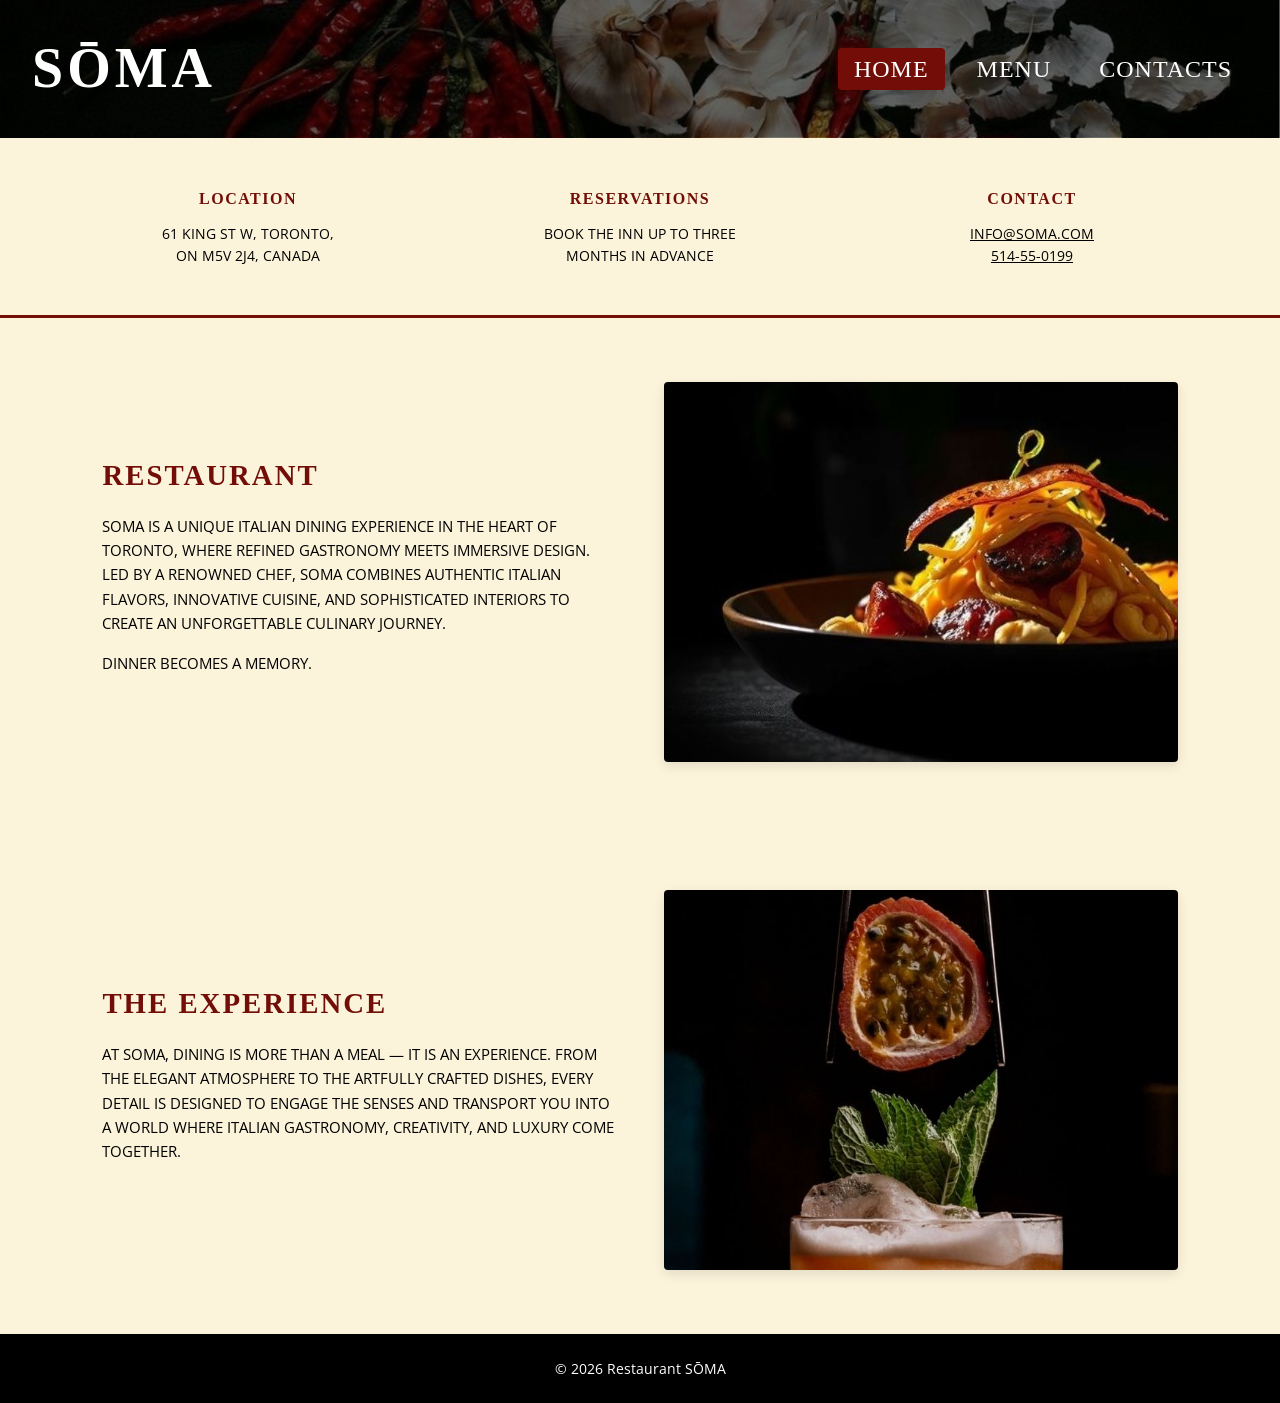
<file: index.html>
<!DOCTYPE html>
<html lang="fr">
<head>
    <meta charset="UTF-8">
    <meta name="viewport" content="width=device-width, initial-scale=1.0">
    <title>SŌMA Restaurant</title>
    <link rel="stylesheet" href="style.css">
</head>
<body>
<!-- En-tête principal avec logo et navigation -->
<header class="header1">
    <a class="logo" href="index.html">SŌMA</a>
    <nav>
        <ul class="menu">
            <li><a href="index.html" class="actif" aria-current="page">HOME</a></li>
            <li><a href="menu.html">MENU</a></li>
            <li><a href="contact.html">CONTACTS</a></li>
        </ul>
    </nav>
</header>

<main>
    <!-- Section informations rapides -->
    <section class="infos-section">
        <div class="infos-colonnes">
            <h2>LOCATION</h2>
            <p>61 KING ST W, TORONTO,<br> ON M5V 2J4, CANADA</p>
        </div>
        <div class="infos-colonnes">
            <h2>RESERVATIONS</h2>
            <p>BOOK THE INN UP TO THREE<br>MONTHS IN ADVANCE</p>
        </div>
        <div class="infos-colonnes">
            <h2>CONTACT</h2>
            <p>
                <a href="mailto:info@soma.com">INFO@SOMA.COM</a><br>
                <a href="tel:514550199">514-55-0199</a>
            </p>
        </div>
    </section>

    <!-- Presentation 1 : Restaurant -->
    <section class="features-section">
        <div class="presentation">
            <h2>RESTAURANT</h2>
            <p>
                SOMA IS A UNIQUE ITALIAN DINING EXPERIENCE IN THE HEART OF TORONTO,
                WHERE REFINED GASTRONOMY MEETS IMMERSIVE DESIGN. LED BY A RENOWNED CHEF,
                SOMA COMBINES AUTHENTIC ITALIAN FLAVORS, INNOVATIVE CUISINE, AND
                SOPHISTICATED INTERIORS TO CREATE AN UNFORGETTABLE CULINARY JOURNEY.
            </p>
            <p><strong>DINNER BECOMES A MEMORY.</strong></p>
        </div>
        <div class="feature-image">
            <img src="img/spaghettis.jpg" alt="Spaghettis"/>
        </div>
    </section>

    <!-- Presentation 2 : L'expérience (inversée) -->
    <section class="feature-row">
        <div class="feature-image">
            <img src="img/cocktails.jpg" alt="Cocktails"/>
        </div>
        <div class="presentation">
            <h2>THE EXPERIENCE</h2>
            <p>
                AT SOMA, DINING IS MORE THAN A MEAL — IT IS AN EXPERIENCE.
                FROM THE ELEGANT ATMOSPHERE TO THE ARTFULLY CRAFTED DISHES,
                EVERY DETAIL IS DESIGNED TO ENGAGE THE SENSES AND TRANSPORT YOU
                INTO A WORLD WHERE ITALIAN GASTRONOMY, CREATIVITY, AND LUXURY COME TOGETHER.
            </p>
        </div>
    </section>
</main>

<footer>
    <p>© 2026 Restaurant SŌMA</p>
</footer>
</body>
</html>
</file>
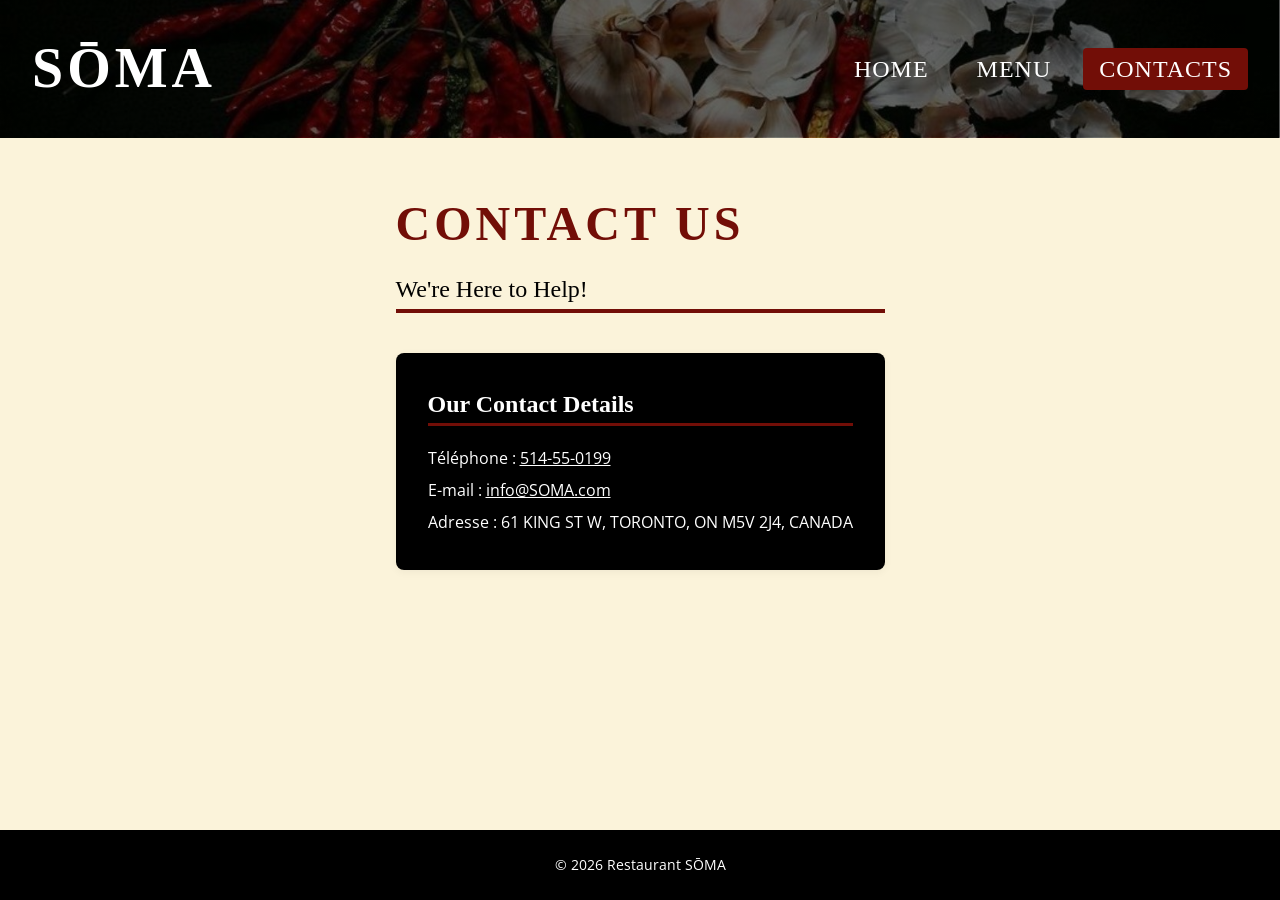
<file: contact.html>
<!DOCTYPE html>
<html lang="en">
<head>
    <meta charset="UTF-8">
    <meta name="viewport" content="width=device-width, initial-scale=1.0">
    <title>Contact - SŌMA Restaurant</title>
    <link rel="stylesheet" href="style.css">
</head>
<body>
<header class="header1">
    <a class="logo" href="index.html">SŌMA</a>
    <nav>
        <ul class="menu">
            <li><a href="index.html">HOME</a></li>
            <li><a href="menu.html">MENU</a></li>
            <li><a href="contact.html" class="actif" aria-current="page">CONTACTS</a></li>
        </ul>
    </nav>
</header>

<main class="page-container">
    <div class="page-header">
        <h1>CONTACT US</h1>
        <p>We're Here to Help!</p>
    </div>

    <div class="contact-card">
        <h2>Our Contact Details</h2>
        <p>
            <strong>Téléphone :</strong> <a href="tel:514550199">514-55-0199</a><br>
            <strong>E-mail :</strong> <a href="mailto:info@soma.com">info@SOMA.com</a><br>
            <strong>Adresse :</strong> 61 KING ST W, TORONTO, ON M5V 2J4, CANADA
        </p>
    </div>
</main>

<footer>
    <p>© 2026 Restaurant SŌMA</p>
</footer>
</body>
</html>
</file>
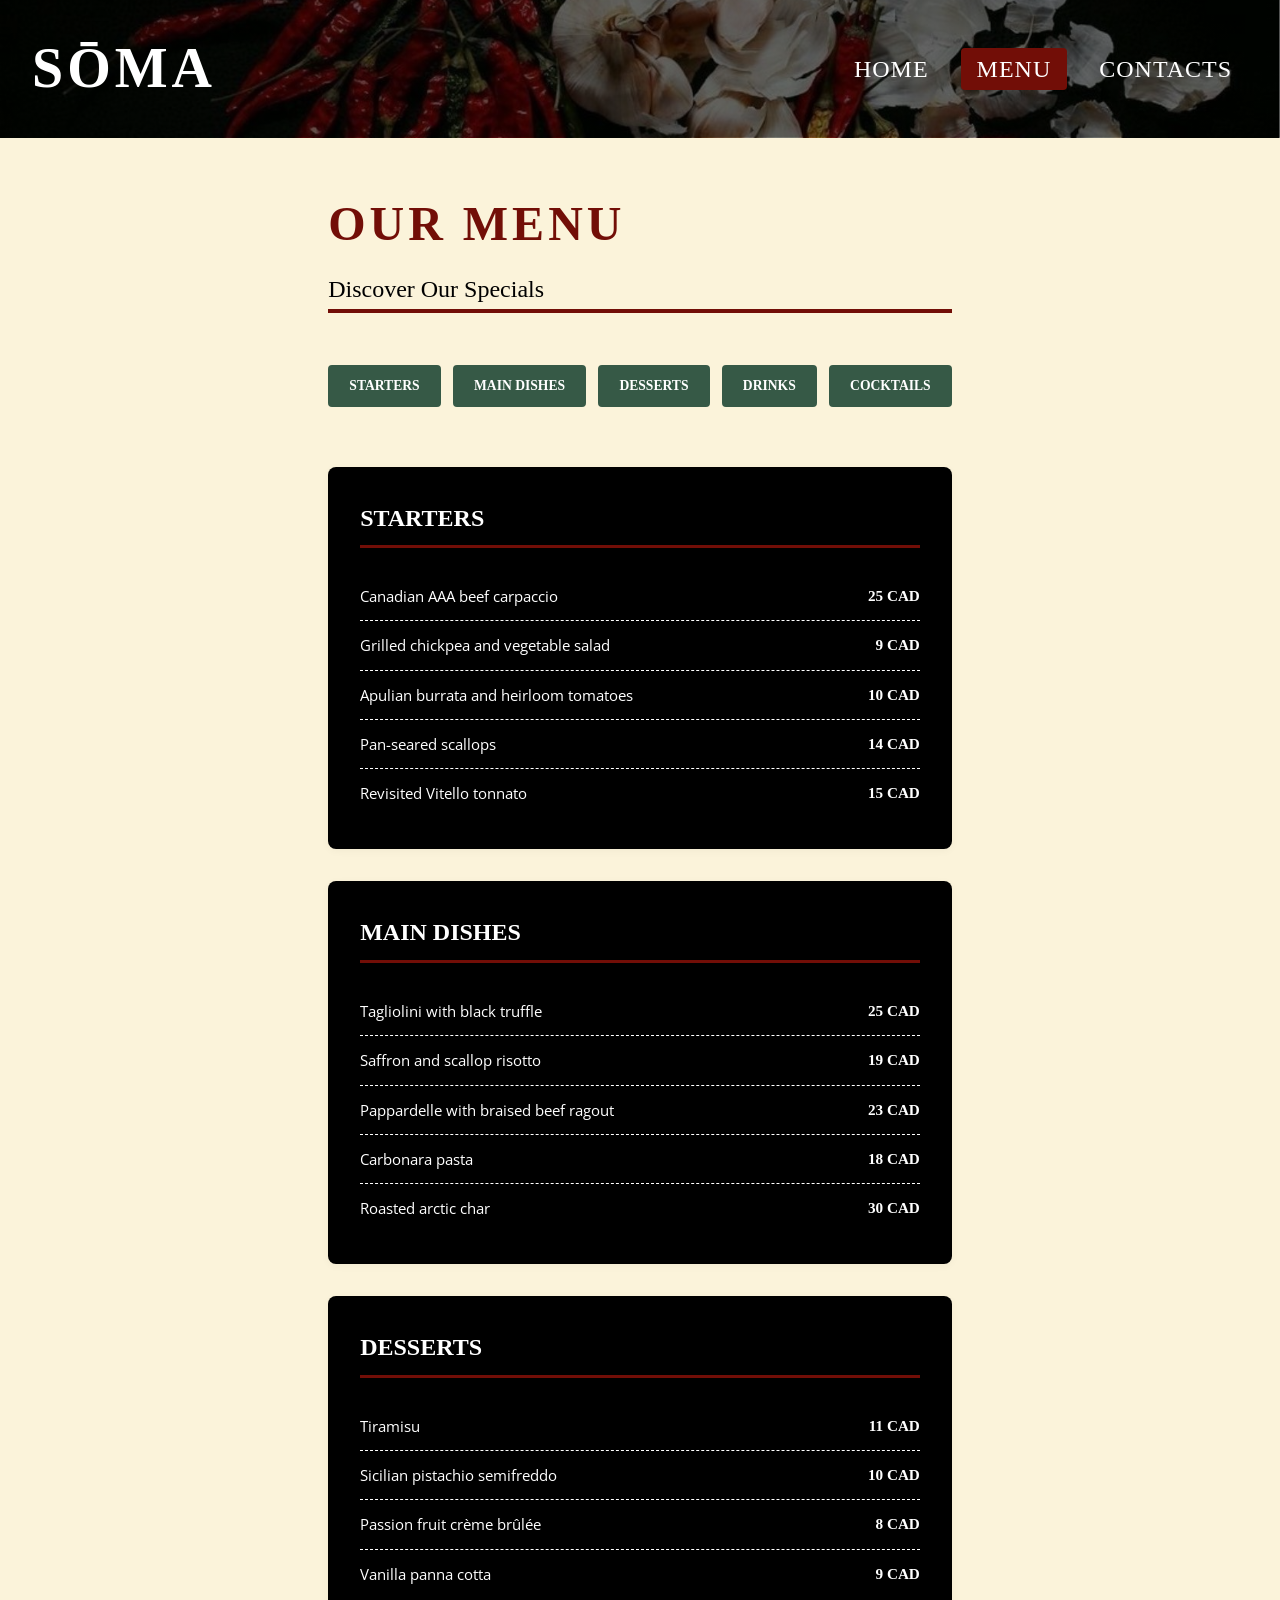
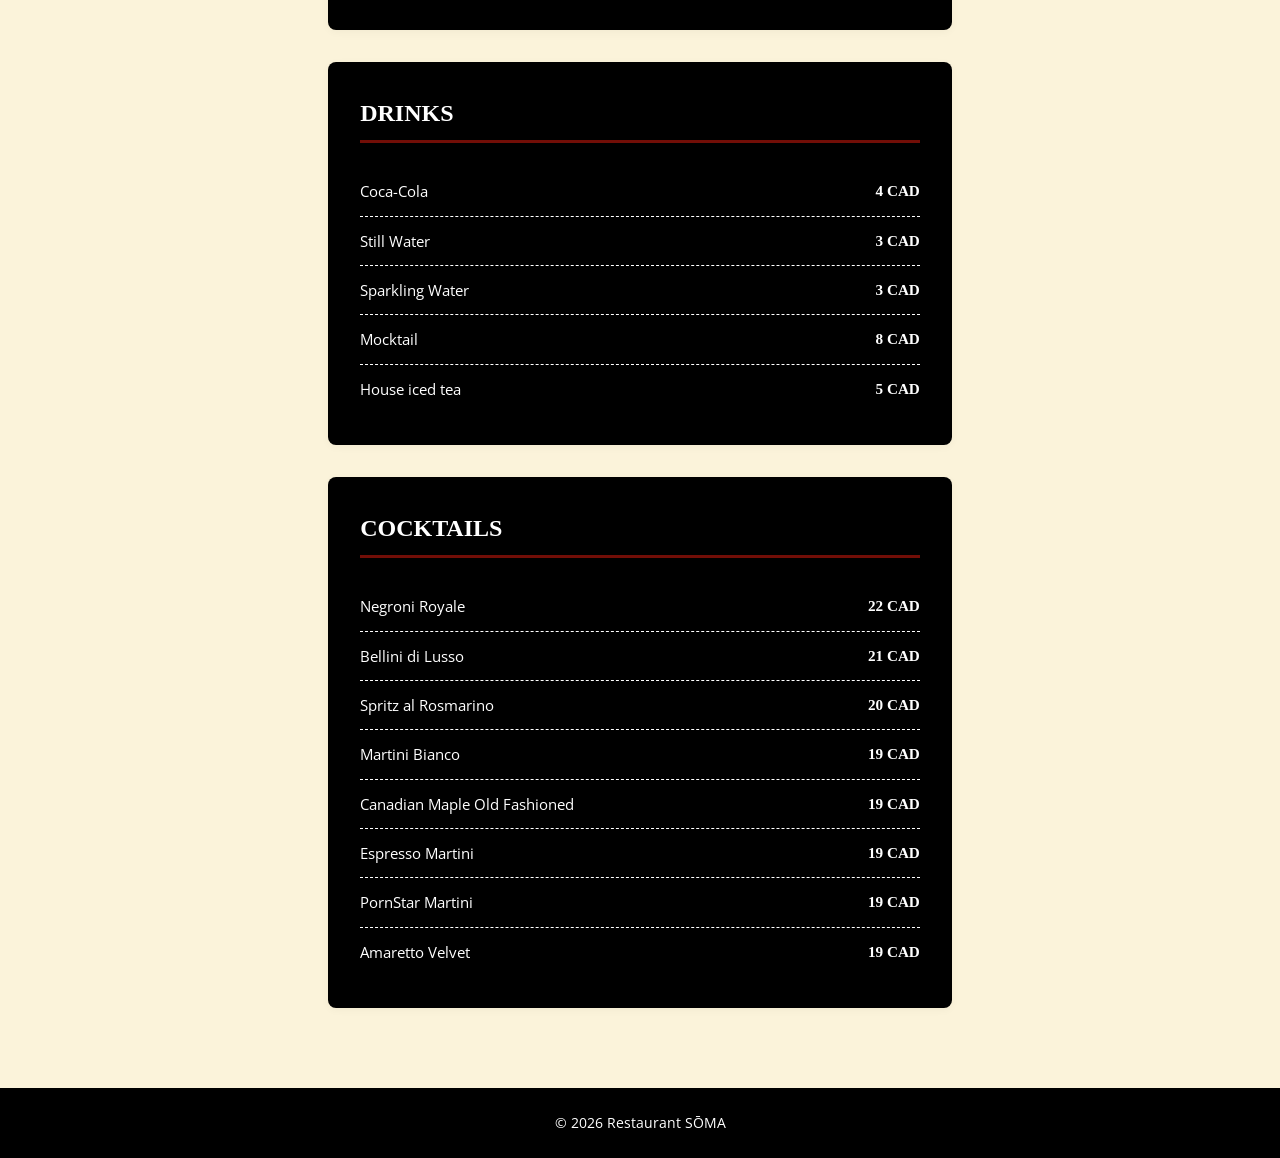
<file: menu.html>
<!DOCTYPE html>
<html lang="fr">
<head>
    <meta charset="UTF-8">
    <meta name="viewport" content="width=device-width, initial-scale=1.0">
    <title>Menu - SŌMA Restaurant</title>
    <link rel="stylesheet" href="style.css">
</head>
<body>
<header class="header1">
    <a class="logo" href="index.html">SŌMA</a>
    <nav>
        <ul class="menu">
            <li><a href="index.html">HOME</a></li>
            <li><a href="menu.html" class="actif" aria-current="page">MENU</a></li>
            <li><a href="contact.html">CONTACTS</a></li>
        </ul>
    </nav>
</header>

<main class="page-container">
    <div class="page-header">
        <h1>OUR MENU</h1>
        <p>Discover Our Specials</p>
    </div>

    <!-- Navigation interne vers les sections du menu -->
    <nav class="categories">
        <a href="#entrees">STARTERS</a>
        <a href="#plats">MAIN DISHES</a>
        <a href="#desserts">DESSERTS</a>
        <a href="#boissons">DRINKS</a>
        <a href="#cocktails">COCKTAILS</a>
    </nav>

    <!-- Starters -->
    <section class="menu-section" id="entrees">
        <h2>STARTERS</h2>
        <ul class="menu-items">
            <li><span>Canadian AAA beef carpaccio</span><span class="price">25 CAD</span></li>
            <li><span>Grilled chickpea and vegetable salad</span><span class="price">9 CAD</span></li>
            <li><span>Apulian burrata and heirloom tomatoes</span><span class="price">10 CAD</span></li>
            <li><span>Pan-seared scallops</span><span class="price">14 CAD</span></li>
            <li><span>Revisited Vitello tonnato</span><span class="price">15 CAD</span></li>
        </ul>
    </section>

    <!-- Main Dishes -->
    <section class="menu-section" id="plats">
        <h2>MAIN DISHES</h2>
        <ul class="menu-items">
            <li><span>Tagliolini with black truffle</span><span class="price">25 CAD</span></li>
            <li><span>Saffron and scallop risotto</span><span class="price">19 CAD</span></li>
            <li><span>Pappardelle with braised beef ragout</span><span class="price">23 CAD</span></li>
            <li><span>Carbonara pasta</span><span class="price">18 CAD</span></li>
            <li><span>Roasted arctic char</span><span class="price">30 CAD</span></li>
        </ul>
    </section>

    <!-- Desserts -->
    <section class="menu-section" id="desserts">
        <h2>DESSERTS</h2>
        <ul class="menu-items">
            <li><span>Tiramisu</span><span class="price">11 CAD</span></li>
            <li><span>Sicilian pistachio semifreddo</span><span class="price">10 CAD</span></li>
            <li><span>Passion fruit crème brûlée</span><span class="price">8 CAD</span></li>
            <li><span>Vanilla panna cotta</span><span class="price">9 CAD</span></li>
        </ul>
    </section>

    <!-- Drinks -->
    <section class="menu-section" id="boissons">
        <h2>DRINKS</h2>
        <ul class="menu-items">
            <li><span>Coca-Cola</span><span class="price">4 CAD</span></li>
            <li><span>Still Water</span><span class="price">3 CAD</span></li>
            <li><span>Sparkling Water</span><span class="price">3 CAD</span></li>
            <li><span>Mocktail</span><span class="price">8 CAD</span></li>
            <li><span>House iced tea</span><span class="price">5 CAD</span></li>
        </ul>
    </section>

    <!-- Cocktails -->
    <section class="menu-section" id="cocktails">
        <h2>COCKTAILS</h2>
        <ul class="menu-items">
            <li><span>Negroni Royale</span><span class="price">22 CAD</span></li>
            <li><span>Bellini di Lusso</span><span class="price">21 CAD</span></li>
            <li><span>Spritz al Rosmarino</span><span class="price">20 CAD</span></li>
            <li><span>Martini Bianco</span><span class="price">19 CAD</span></li>
            <li><span>Canadian Maple Old Fashioned</span><span class="price">19 CAD</span></li>
            <li><span>Espresso Martini</span><span class="price">19 CAD</span></li>
            <li><span>PornStar Martini</span><span class="price">19 CAD</span></li>
            <li><span>Amaretto Velvet</span><span class="price">19 CAD</span></li>
        </ul>
    </section>
</main>
<footer>
    <p>© 2026 Restaurant SŌMA</p>
</footer>
</body>
</html>
</file>
<file: style.css>
/* ==========================================================================
   1. RÈGLES GÉNÉRALES ET VARIABLES (Le socle du site)
   ========================================================================== */

/*
  Le sélecteur universel (*) cible TOUS les éléments de la page.
  - box-sizing: border-box; est indispensable : il permet d'inclure les bordures
    et les marges intérieures (padding) dans la largeur totale d'un élément,
    évitant ainsi qu'il ne "déborde" de l'écran.
  - margin et padding à 0 remettent à zéro les marges par défaut des navigateurs.
*/
* {
    box-sizing: border-box;
    margin: 0;
    padding: 0;
}

/*
  La pseudo-classe :root correspond à la racine du document HTML (<html>).
  On y définit des "variables CSS" (ou custom properties) personnalisées.
  Avantage : si tu veux changer la couleur principale du site plus tard,
  tu n'as qu'à la modifier ici une seule fois !
*/
:root {
    --primary-color: #720e07;     /* Couleur bordeaux/rouge principal */
    --secondary-color: #365946;   /* Vert secondaire (si besoin) */
    --text-color: black;        /* Couleur sombre pour les textes */
    --background-color: #fbf3da;  /* Couleur de fond beige sable/crème */
    --white: #ffffff;             /* Blanc pur */
    --font-heading: 'Aboreto', serif, sans-serif;          /* Police pour les titres */
    --font-body: 'Open Sans', serif, sans-serif;      /* Police pour le texte normal */
}
/*POur éviter que les image déborde*/
img {
    max-width: 100%;
    height: auto;
    display: block; /* Supprime l'espace blanc parasite sous les images */
}

/*
  @font-face permet d'importer et d'utiliser des polices de caractères locales
  qui sont stockées dans ton dossier (ici dans le dossier 'font').
*/
@font-face {
    font-family: 'Open Sans';
    src: url('font/open-sans-v44-latin-regular.woff2') format('woff2');
    font-weight: bold;
    font-style: normal;
}

@font-face {
    font-family: 'Montserrat';
    src: url('font/montserrat-v31-latin-regular.woff2') format('woff2');
    font-weight: normal;
    font-style: normal;
}

@font-face {
    font-family: 'Aboreto';
    scr: url(font/aboreto-v2-latin-regular.woff2) format('woff2');
    font-weight: normal;
    font-style: normal;
}

/*
  Mise en page globale de la balise <body> :
  - display: flex et flex-direction: column combinés avec 'margin-top: auto' sur le footer
    permettent de "pousser" automatiquement le pied de page tout en bas,
    même s'il n'y a pas assez de contenu sur la page.
*/
body {
    background-color: var(--background-color);
    color: var(--text-color);
    font-family: var(--font-body);
    line-height: 1.6; /* Espace vertical entre les lignes pour le confort de lecture */
    display: flex;
    flex-direction: column;
    min-height: 100vh; /*min-height: 100vh; force le corps de la page à prendre au moins 100% de la hauteur de l'écran.*/
}

/* La balise <main> prend tout l'espace disponible entre le header et le footer */
main {
    flex: 1;
}

/* Style global des liens hypertexte <a> */
a {
    color: var(--text-color);         /* Hérite de la couleur du texte parent par défaut */
    text-decoration: none;  /* Supprime le soulignement moche des liens */
    transition: opacity 0.3s ease; /* Effet de fondu doux au survol */
}

/* ==========================================================================
   2. EN-TÊTE (HEADER) ET BARRE DE NAVIGATION
   ========================================================================== */

.header1 {
    /* Couleur de secours si l'image ne charge pas, puis superposition d'un voile noir transparent (gradient)
       et enfin l'image de fond */
    background-color: #000000;
    background-image: linear-gradient(rgba(0, 0, 0, 0.6), /*Création de dégradé pour que le text soit plus visible*/
                      rgba(0, 0, 0, 0.6)),
                      url("img/front.jpg");
    background-position: center;
    background-size: cover;
    background-repeat: no-repeat;
    color: var(--white);
    padding: 1.5rem 2rem;

    /* Flexbox : Aligne le logo à gauche et le menu à droite sur la même ligne */
    display: flex;
    justify-content: space-between;
    align-items: center;
    flex-wrap: wrap; /* Permet de passer à la ligne suivante si l'écran est trop petit */
    gap: 1rem;
}

/* Style spécifique pour le logo SŌMA */
.logo {
    font-family: var(--font-heading);
    font-weight: bold;
    font-size: 3.5rem;
    letter-spacing: 4px; /* Espace un peu les lettres plus de style */
    color: var(--white);
}

/* Liste du menu de navigation */
.menu {
    list-style: none; /* Supprime les puces de la liste (les points noirs) */
    display: flex;    /* Met les liens les uns à côté des autres */
    flex-wrap: wrap;
    gap: 1rem;        /* Espace horizontal entre chaque lien du menu */
    align-items: center;
    font-family: var(--font-heading);
}

/* Liens à l'intérieur du menu ??*/
.menu a {
    color: var(--white);
    padding: 0.5rem 1rem;
    border-radius: 4px; /* Arrondit légèrement les coins */
    font-weight: normal;
    letter-spacing: 1px;
    font-size: 1.5rem; /*taille d text du menu principale*/
    transition: background-color 0.3s ease;
}


/* Effet quand on survole un lien du menu ou qu'il est actif (la page actuelle) */
.menu a:hover,
.menu a:focus,
.menu a.actif {
    background-color: var(--primary-color); /* Devient rouge bordeaux */
    color: var(--white);
}


/* ==========================================================================
   3. PAGE D'ACCUEIL (INDEX)
   ========================================================================== */

/*
  Section des 3 blocs d'informations (Location, Reservations, Contact).
  Grâce à 'display: flex', ils se mettent automatiquement **côte à côte** sur ordinateur.
*/
.infos-section {
    display: flex;
    justify-content: space-between; /* Espace équitablement les 3 blocs */
    align-items: flex-start;
    padding: 3rem 5%;
    background-color: var(--background-color);
    text-align: center;
    border-bottom: 3px solid var(--primary-color);
    gap: 1.5rem; /* Espace de sécurité entre les colonnes */
}

/* Chaque colonne individuelle prend une part égale de l'espace grâce à flex: 1 */
.infos-colonnes {
    flex: 1;
    padding: 0 0.5rem;
}

.infos-colonnes h2 {
    font-family: var(--font-heading);
    font-size: 1rem;
    color: var(--primary-color);
    margin-bottom: 0.75rem;
    letter-spacing: 1.5px;
}

.infos-colonnes p {
    font-size: 0.85rem;
}

.infos-colonnes a {
    color: var(--text-color);
    text-decoration: underline; /* Souligne les liens e-mail et téléphone */
}

/* Sections de présentation (Restaurant & L'expérience) */
.features-section,
.feature-row {
    display: flex;
    align-items: center;
    gap: 3rem;
    padding: 4rem 8%;
}

/* .feature-row inverse l'ordre : l'image passe à gauche et le texte à droite */
.feature-row {
    flex-direction: row-reverse;
}

.presentation {
    flex: 1; /* Le texte prend la moitié de l'espace */
}

.presentation h2 {
    font-family: var(--font-heading);
    color: var(--primary-color);
    font-size: 1.8rem;
    margin-bottom: 1rem;
    letter-spacing: 2px;
}

.presentation p {
    margin-bottom: 1rem;
    font-size: 0.95rem;
}

.feature-image {
    flex: 1; /* L'image prend l'autre moitié de l'espace */
}

.feature-image img {
    width: 100%;
    height: 380px;
    object-fit: cover; /* Évite que l'image soit déformée en remplissant proprement sa zone */
    border-radius: 4px;
    box-shadow: 0 4px 12px rgba(0, 0, 0, 0.1); /* Ajoute une ombre subtile sous l'image */
}


/* ==========================================================================
   4. PAGES MENU ET CONTACTS (Mise en page secondaire)
   ========================================================================== */

/* Conteneur global pour centrer le contenu des pages Menu et Contact */
.page-container {
    max-width: 990px;
    margin: 0 auto; /* Centre la boîte sur la page */
    padding: 3rem 1.5rem;
}

.page-header {
    text-align: left; /*emplacement titre menu et contact peut etre mettre au milieu*/
    margin-bottom: 2.5rem;
}

.page-header h1 {
    font-family: var(--font-heading);
    color: var(--primary-color);
    font-size: 3rem;
    letter-spacing: 4px; /*espacement entre les lettres des titre menu et contacts*/
    margin-bottom: 0.5rem;
}

.page-header p { /*les liens sont noirs et pas blancs pk ?*/
    font-style: left;
    font-family: var(--font-heading);
    font-size: 1.5rem; /*taille des sous-titres dans menu et contacts*/
    border-bottom: 4px solid var(--primary-color); /*Soulignement en dessous des titre dans menu et contact*/
}

/* Carte de contact (bloc blanc stylisé) */
.contact-card {
    background: black;
    padding: 2rem;
    border-radius: 8px;
    /*border-left: 5px solid var(--primary-color); Grosse bordure élégante sur la gauche */
    box-shadow: 0 2px 8px rgba(0, 0, 0, 0.05);
    max-width: 600px;
    margin: 0 auto;

}

.contact-card h2 {
    font-family: var(--font-heading);
    color: var(--white);
    margin-bottom: 1rem;
    border-bottom: 3px solid var(--primary-color);
}

.contact-card p {
    line-height: 2; /* Espace bien les lignes d'adresse/téléphone */
    color: var(--white);
}

.contact-card a{
    color : var(--white);
    text-decoration: underline;
}

/* Navigation interne par catégories dans la page Menu (les petits boutons ronds) */
html{
    scroll-behavior: smooth; /*défilement fluide lorsque l'on clique sur une catégorie d'un menu*/
}
.categories {
    display: flex;
    justify-content: center;
    z-index: 100;
    flex-wrap: wrap;
    gap: 0.75rem;
    margin-bottom: 3rem;
    position: sticky; /*Permet au pilule de rester en haut du site pour que l'utilisateur les ai en visuel*/
    top: 0; /*colle les pastilles en haut de l'écran*/
    padding: 0.75rem 0;

}

.categories a {
    background-color: var(--secondary-color); /*couleurs des pilules a l'intérieur*/
    font-family: var(--font-heading);
    color: var(--white);
    border: 2px solid var(--secondary-color);
    padding: 0.5rem 1.2rem;
    border-radius: 4px; /* Forme de pilule / badge arrondi */
    font-weight: bold;
    font-size: 0.85rem;
    transition: all 0.3s ease;
}

.categories a:hover { /*effet lors que la souris passe au dessus*/
    background-color: var(--primary-color);
    color: var(--white);
    opacity: 1;
    border: 2px solid var(--primary-color);
}

/* Bloc d'une catégorie du menu (ex: Starters, Main Dishes...) */
.menu-section {
    background: black; /*couleur a l'intérieur des blocs du menu des carré arrondis*/
    padding: 2rem;
    border-radius: 8px;
    margin-bottom: 2rem;
    box-shadow: 0 2px 8px rgba(0, 0, 0, 0.04);
    scroll-margin: 5.35rem; /*Pour eviter que les pastilles se placent en dessus des titres*/

}

.menu-section h2 {
    font-family: var(--font-heading);
    color: var(--white);/*couleur des titres des sections du menu*/
    border-bottom: 3px solid var(--primary-color); /*bande en dessous du texte dans le menu, exemple en dessous de starters*/
    padding-bottom: 0.5rem;
    margin-bottom: 1.5rem;
    font-size: 1.5rem;
}

.menu-items {
    list-style: none;
    color: var(--white);
}

/* Ligne d'un plat : Nom à gauche, Prix à droite grâce à justify-content: space-between */
.menu-items li {
    display: flex;
    justify-content: space-between;
    align-items: center;
    padding: 0.75rem 0;
    border-bottom: 1px dashed white; /* Petite ligne pointillée séparatrice entre chaque plat */
    font-size: 0.95rem;
}

/* Retire la bordure pointillée du tout dernier élément de la liste */
.menu-items li:last-child {
    border-bottom: none;
}

/* Style du prix aligné à droite */
.price {
    font-weight: bold;
    font-family: var(--font-heading); /*text comme les titre pour les prix en gras avec le bold*/
    color: var(--white);
    margin-left: 1rem;
    white-space: nowrap; /* Empêche le prix de se couper sur deux lignes */
}
/* ==========================================================================
   5. PIED DE PAGE (FOOTER)
   ========================================================================== */
footer {
    background-color: #000000;
    color: var(--white);
    text-align: center;
    padding: 1.5rem;
    margin-top: auto; /* Aide à pousser le footer tout en bas */
    font-size: 0.85rem;
}

/* ==========================================================================
   6. RESPONSIVE DESIGN (Adaptation pour smartphones et tablettes)
   ========================================================================== */

/*
  Cette règle @media s'active automatiquement dès que l'écran fait
  768 pixels de large ou moins (écrans de téléphones portables).
*/
@media (max-width: 768px) {

    /* Le header passe de "côte à côte" à "l'un sous l'autre" (en colonne) */
    .header1 {
        flex-direction: column;
        text-align: center;
        padding: 1.5rem 1rem;
    }

    .menu {
        justify-content: center;
        width: 100%;
    }

    /*
      Sur mobile, les 3 blocs d'infos (Location, Reservations, Contact)
      passent l'un en dessous de l'autre pour éviter d'être trop serrés.
    */
    .infos-section {
        flex-direction: column;
        gap: 2rem;
        padding: 2rem 1rem;
    }

    .infos-colonnes {
        padding: 0;
        width: 100%;
    }

    /* Les blocs de présentation image + texte passent aussi l'un sous l'autre */
    .features-section,
    .feature-row {
        flex-direction: column;
        padding: 2rem 1rem;
        gap: 1.5rem;
    }

    /* On réduit un peu la hauteur des images sur mobile pour que ce soit plus joli */
    .feature-image img {
        height: 250px;
    }

    .page-container {
        padding: 1.5rem 1rem;
    }

    .categories {
        gap: 0.5rem;
    }

    .categories a {
        padding: 0.4rem 0.8rem;
        font-size: 0.8rem;
    }

    .menu-section {
        padding: 1.25rem;
    }
}
</file>
